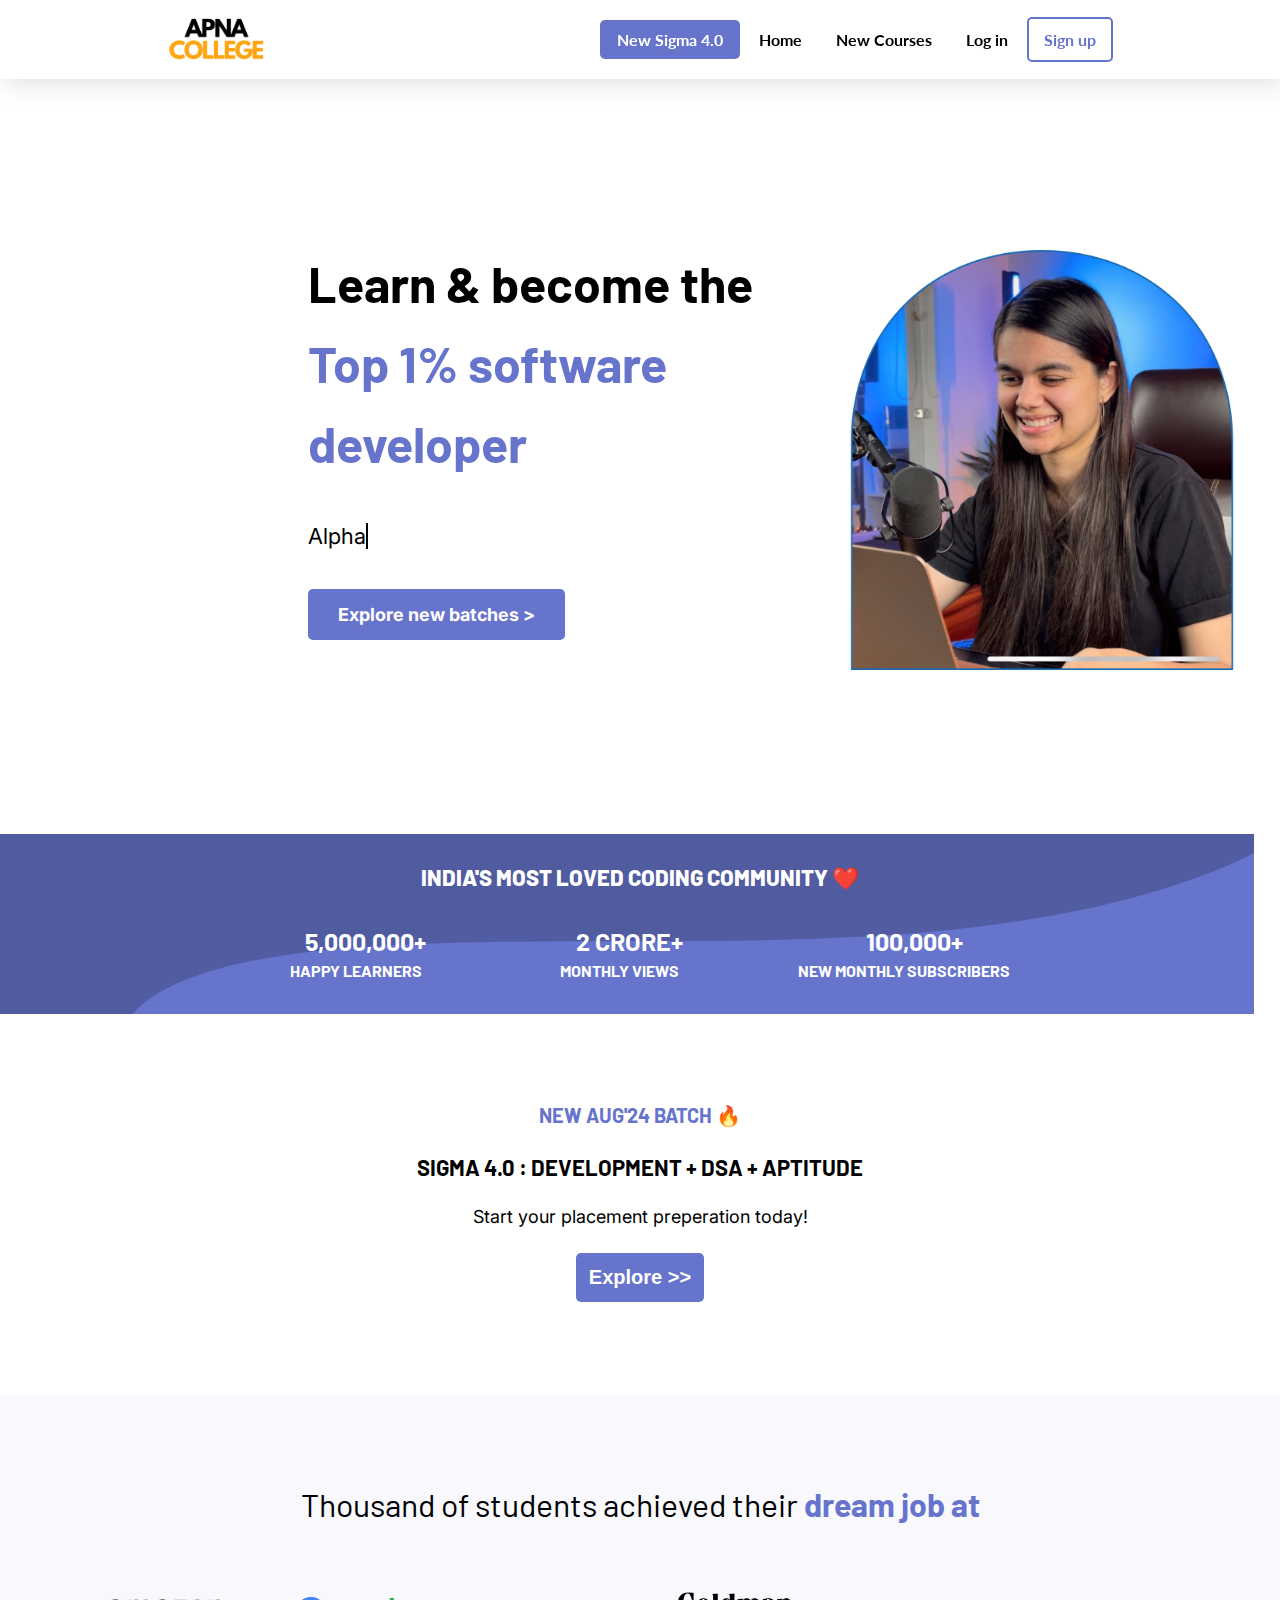
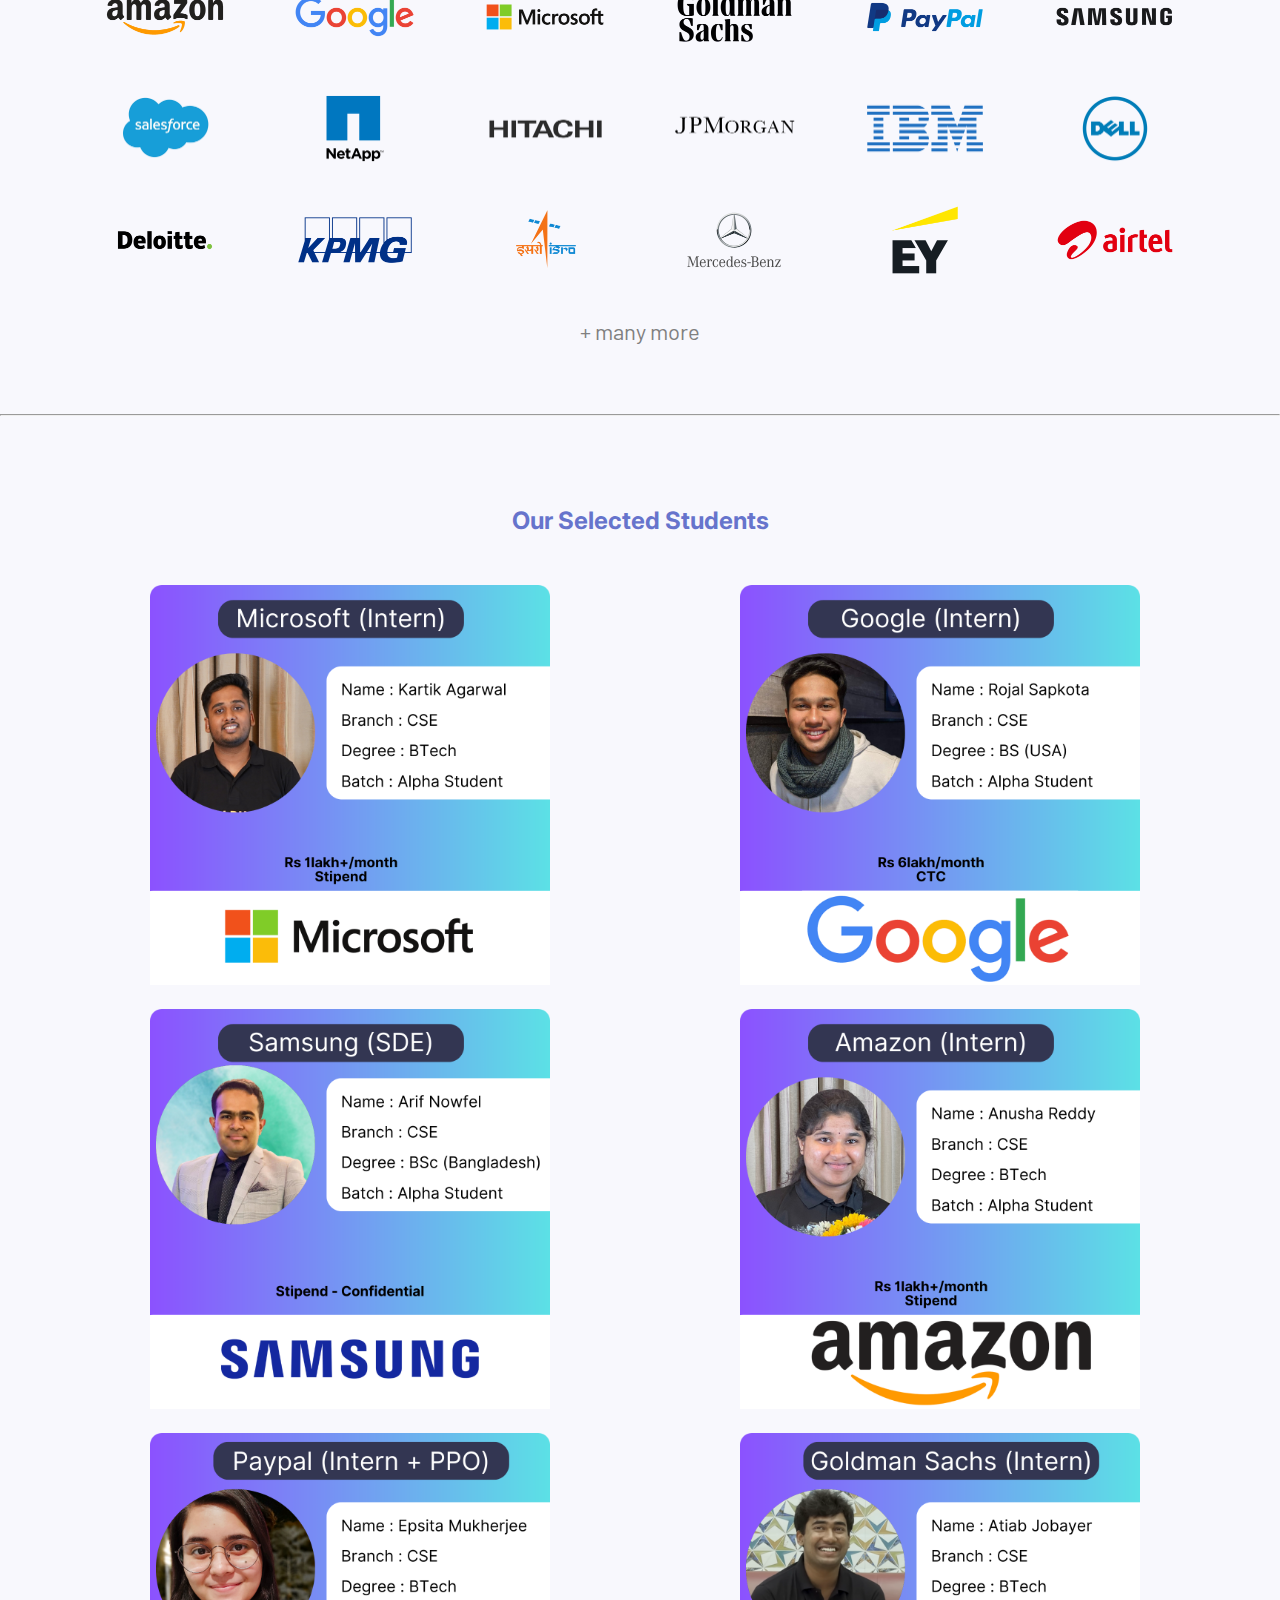
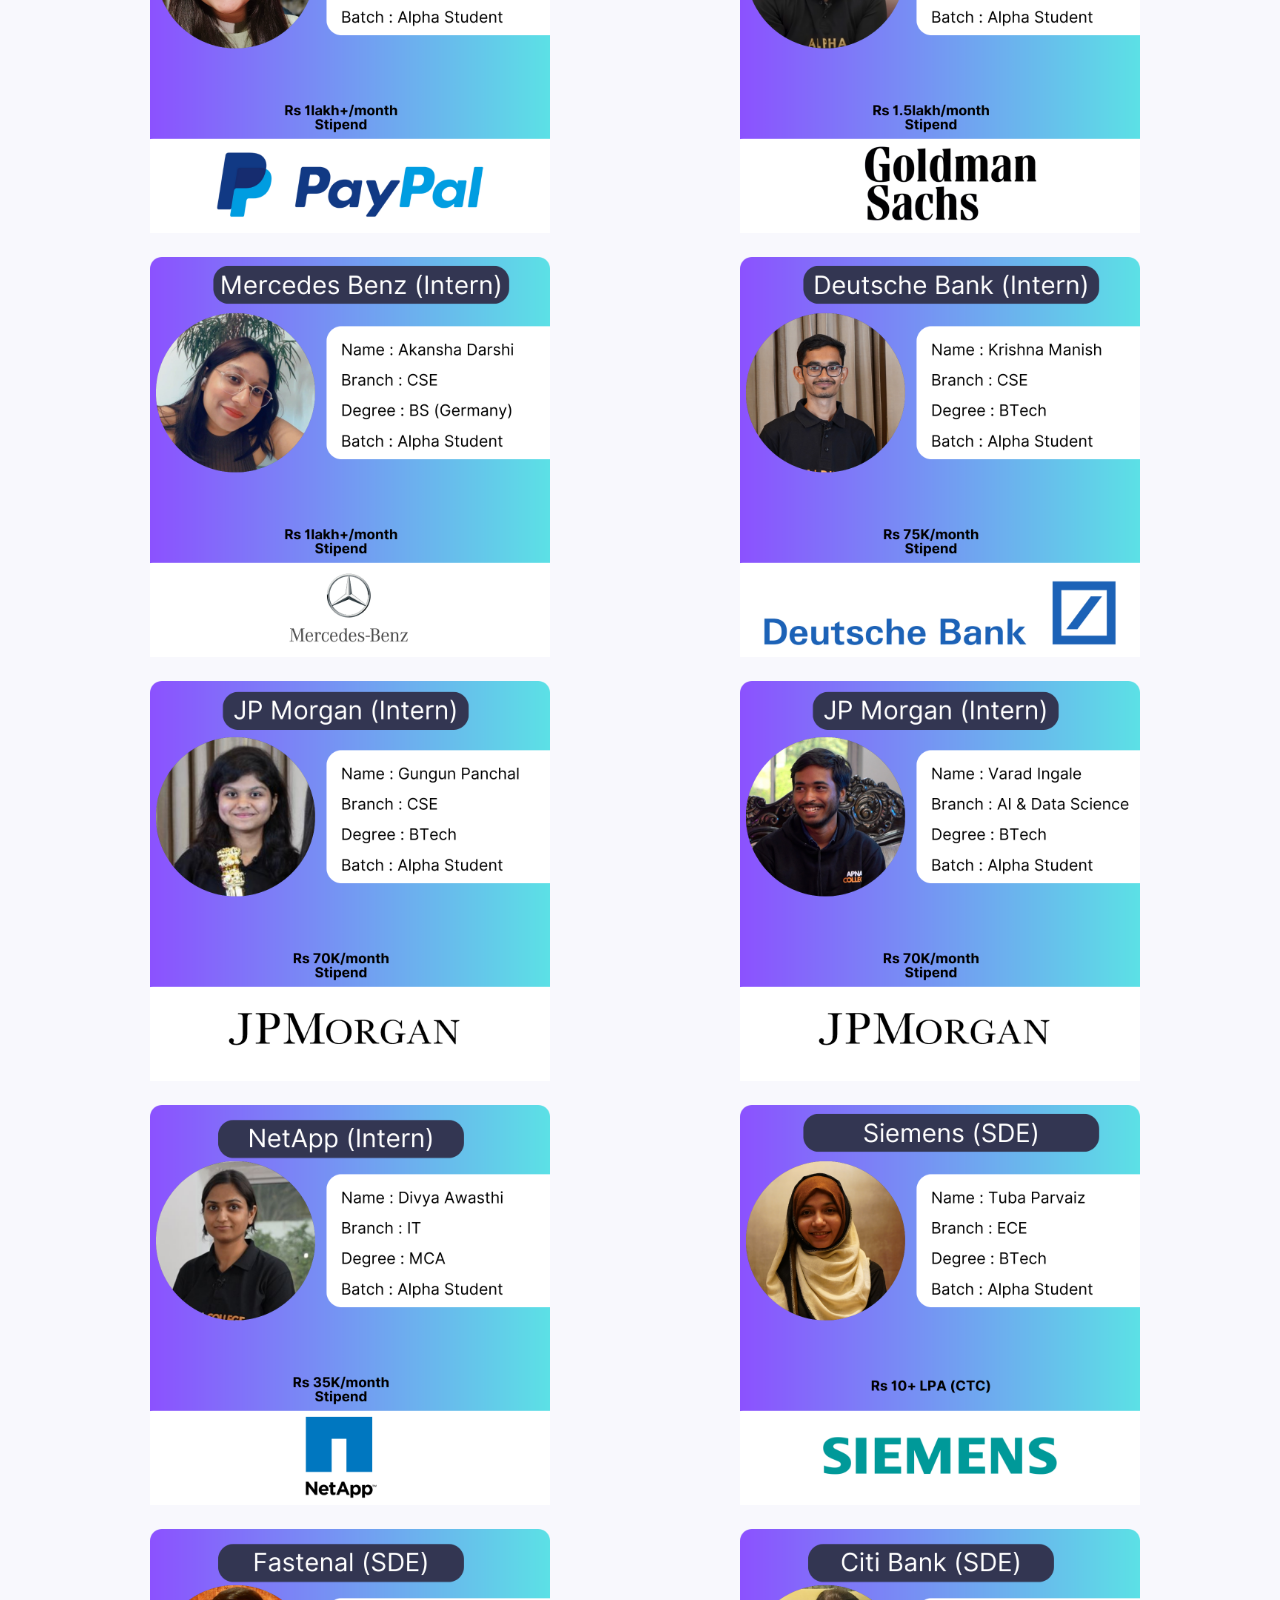
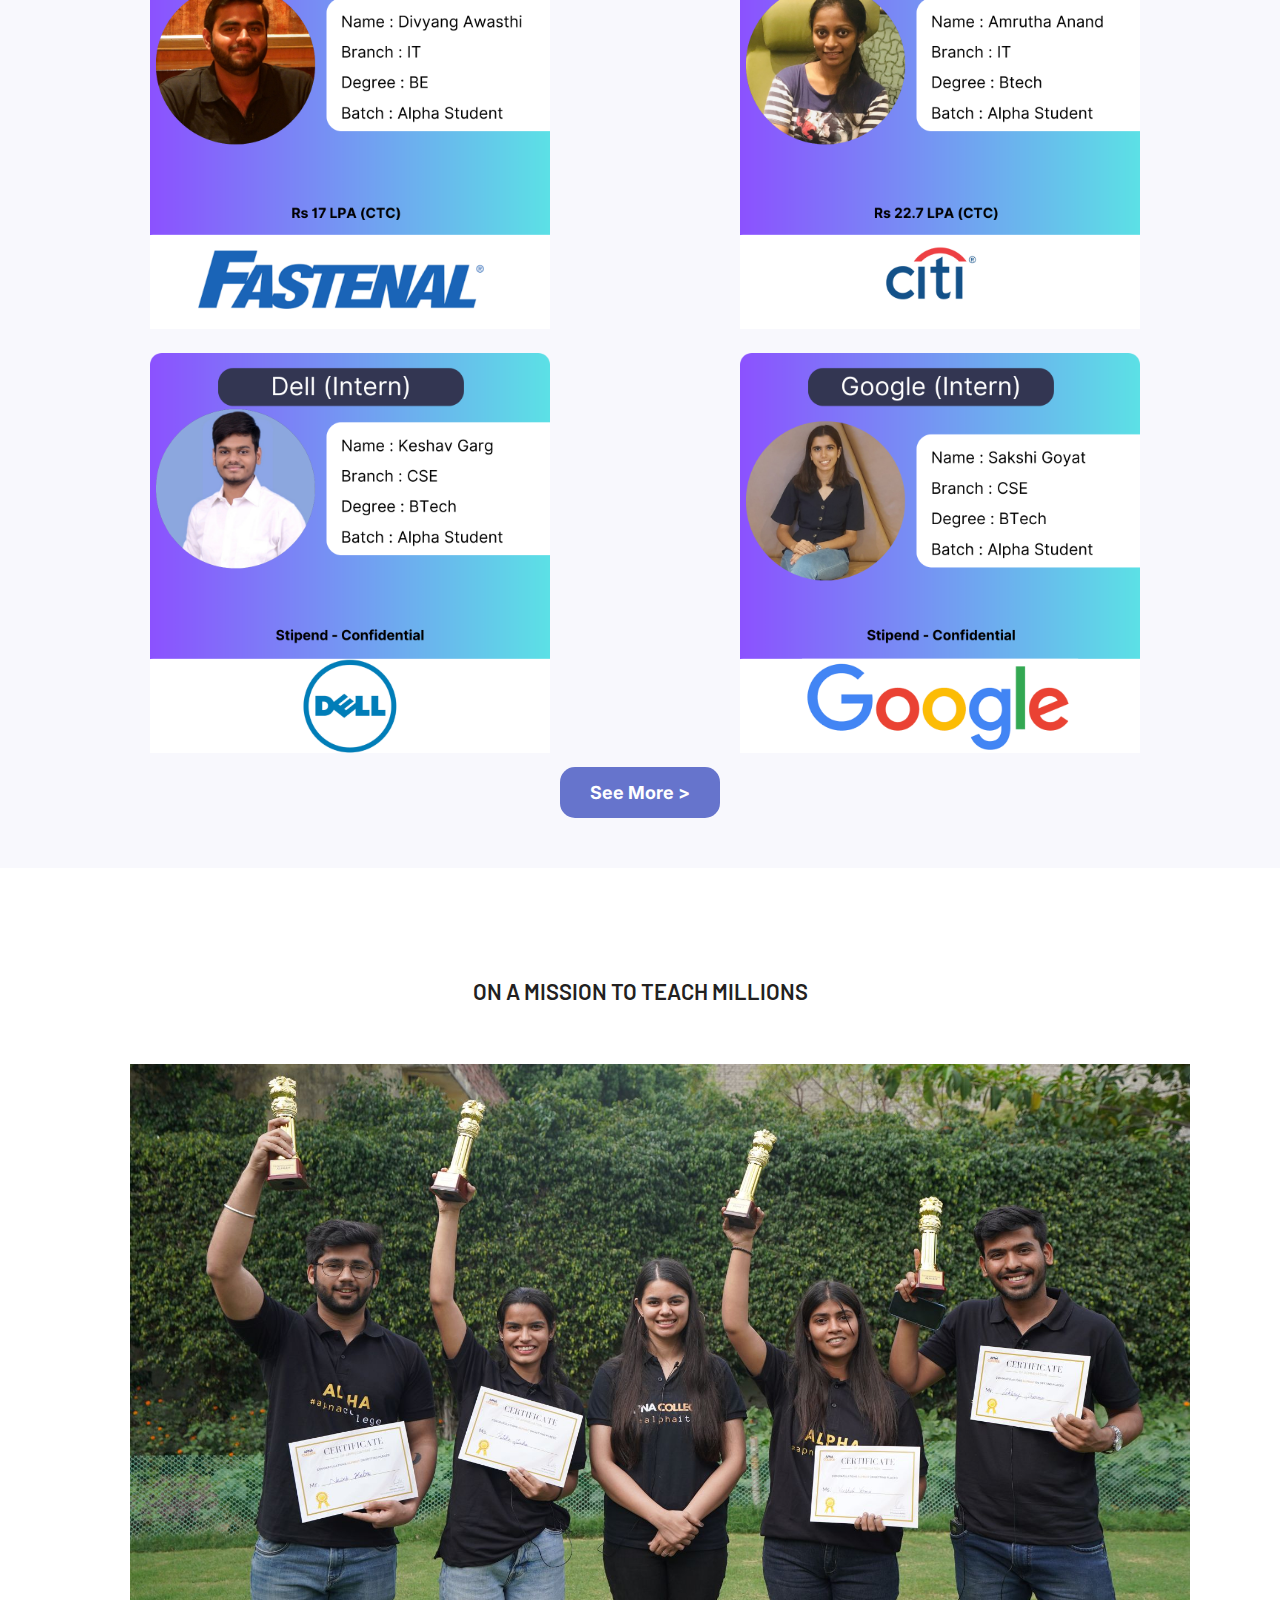
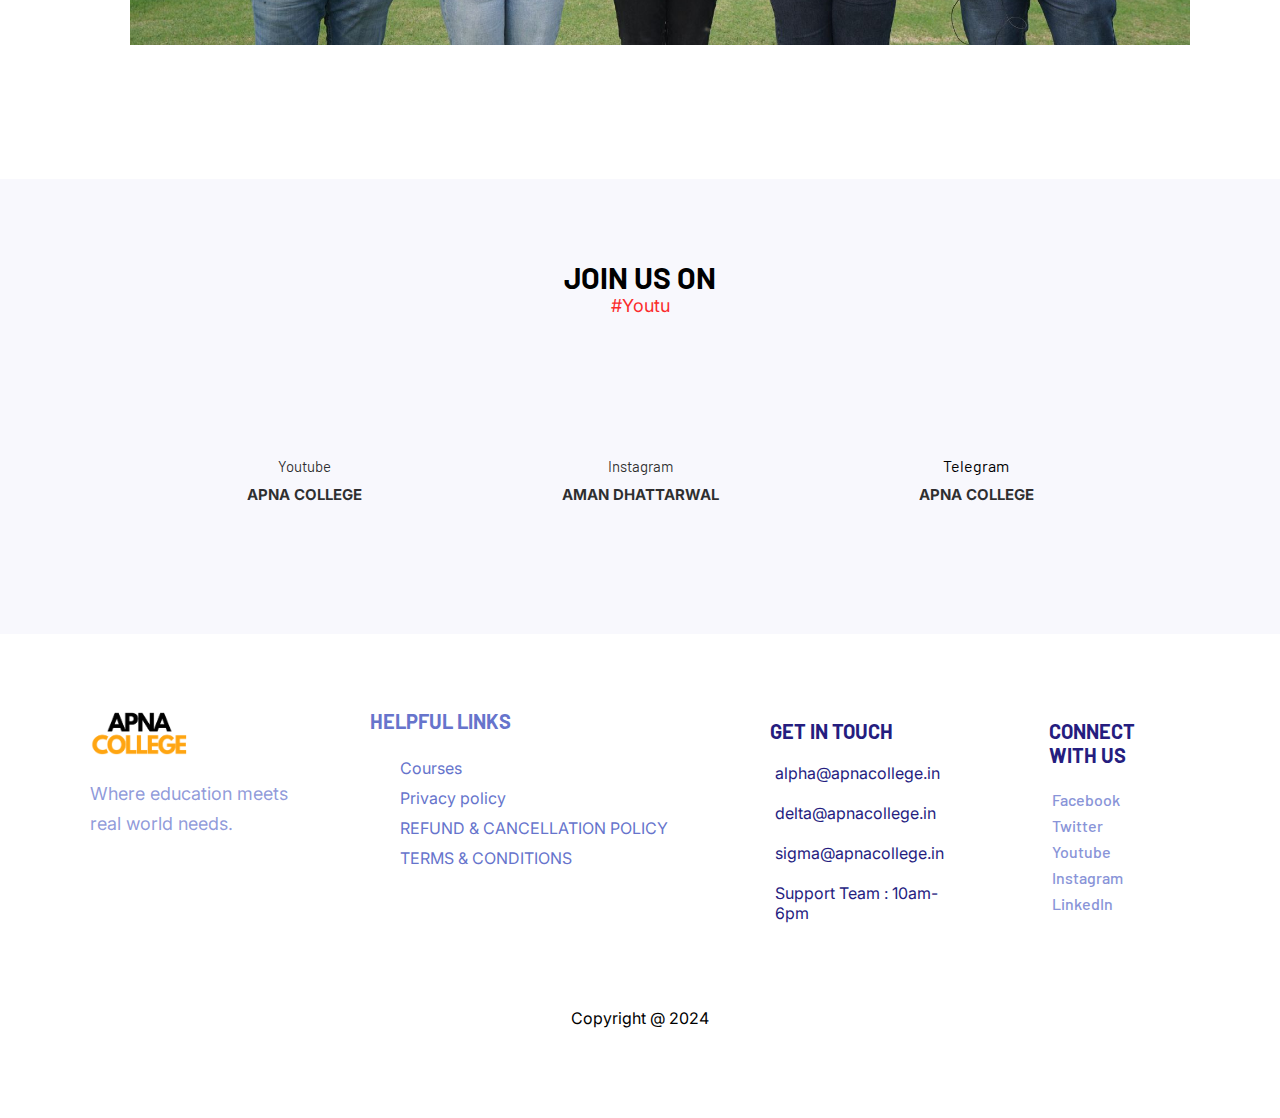
<file: index.html>
<!DOCTYPE html>
<html lang="en">
  <head>
    <meta charset="UTF-8" />
    <meta name="viewport" content="width=device-width, initial-scale=1.0" />
    <link rel="stylesheet" href="style.css" />
    <link rel="preconnect" href="https://fonts.googleapis.com" />
    <link rel="preconnect" href="https://fonts.gstatic.com" crossorigin />
    <link
      href="https://fonts.googleapis.com/css2?family=Barlow:ital,wght@0,100;0,200;0,300;0,400;0,500;0,600;0,700;0,800;0,900;1,100;1,200;1,300;1,400;1,500;1,600;1,700;1,800;1,900&family=Inter:ital,opsz,wght@0,14..32,100..900;1,14..32,100..900&family=Lato:ital,wght@0,100;0,300;0,400;0,700;0,900;1,100;1,300;1,400;1,700;1,900&display=swap"
      rel="stylesheet"
    />
    <link
      rel="stylesheet"
      href="https://cdnjs.cloudflare.com/ajax/libs/font-awesome/6.6.0/css/all.min.css"
      integrity="sha512-Kc323vGBEqzTmouAECnVceyQqyqdsSiqLQISBL29aUW4U/M7pSPA/gEUZQqv1cwx4OnYxTxve5UMg5GT6L4JJg=="
      crossorigin="anonymous"
      referrerpolicy="no-referrer"
    />
    <title>Apna College</title>
  </head>
  <body>
    <nav>
      <div class="logo">
        <img src="logo.png" alt="Apna College" width="100rem" />
      </div>
      <div class="nav-buttons-hide">
        <button class="sigma-button"><a href="index.html">New Sigma 4.0</a></button>
        <button><a href="index.html">Home</a></button>
        <button class="btn-newCrs">New Courses</a></button>
        <button><a href="loginPage.html">Log in</a></button>
        <button class="sign-up"><a href="signUp.html">Sign up</a></button>
        <button class="x-mark"><i class="fa-solid fa-xmark"></i></button>
      </div>
      <div class="hamburger">
        <button><i class="fa-solid fa-bars"></i></button>
      </div>
    </nav>
    <div class="new-courses-hide">
      <ul id="coursesList">
        <li>Sigma 4.0 (Aug Batch)</li>
        <li>Delta 5.0 (Aug Development Batch)</li>
        <li>C++ DSA</li>
      </ul>
    </div>

    <div class="main-body">
      <div class="text">
        <div>
          <h1>Learn & become the</h1>
        </div>
        <div class="voilet-h1">
          <h1>Top 1% software</h1>
          <h1>developer</h1>
        </div>
        <ul>
          <li class="animatedText"></li>
          <li class="verticalBar"></li>
        </ul>
        <div><button>Explore new batches ></button></div>
      </div>
      <div class="img" ><img src="Shradha di.png" width="420px" alt="" /></div>
    </div>
    <div class="purple-bar">
      <svg
        class="learnworlds-divider"
        xmlns="http://www.w3.org/2000/svg"
        viewBox="0 0 1000 407.65"
        preserveAspectRatio="none"
      >
        <path
          class="learnworlds-divider-fill js-learnworlds-divider-fill one"
          d="M751.32 187.47C613 235 462.72 218.9 318.61 225 200.89 230 48.86 251.53 0 407.65h1000V0c-64.23 92.19-152 154.24-248.68 187.47z"
          style="opacity: 0.25"
        ></path>
        <path
          class="learnworlds-divider-fill js-learnworlds-divider-fill two"
          d="M777.61 210.75c-123.72 42.52-258.09 28.11-387 33.57-105.24 4.46-241.2 23.68-284.89 163.33H1000V43.1C942.56 125.54 864.09 181 777.61 210.75z"
        ></path>
      </svg>
    </div>
    <div class="purBar-text">
      <h1>INDIA'S MOST LOVED CODING COMMUNITY <span>❤️</span></h1>
      <div class="community">
        <div class="learners">
          <div class="learnersCount countEmoji">
            <i class="fa-solid fa-users"></i>
            <div class="learnersCountNumber">5,000,000+</div>
          </div>
          <div>HAPPY LEARNERS</div>
        </div>
        <div class="viewers">
          <div class="viewersCount countEmoji">
            <i class="fa-solid fa-hand-holding-heart"></i>
            <div class="viewersCountNumber">2 CRORE+</div>
          </div>
          <div>MONTHLY VIEWS</div>
        </div>
        <div class="subscribers">
          <div class="subscribersCount countEmoji">
            <i class="fa-solid fa-link"></i>
            <div class="subscribersCount">100,000+</div>
          </div>
          <div>NEW MONTHLY SUBSCRIBERS</div>
        </div>
      </div>
    </div>
    <div class="short-summary">
      <h1>NEW AUG'24 BATCH 🔥</h1>
      <h2>SIGMA 4.0 : DEVELOPMENT + DSA + APTITUDE</h2>
      <h3>Start your placement preperation today!</h3>
      <div><button>Explore >></button></div>
    </div>
    <div class="comp-list">
      <div class="heading">
        <span>Thousand of students achieved their <span class="purple">dream job at</span></span>
      </div>
      <div class="companies">
        <ul>
          <li><img src="images/amazon.png" alt="" /></li>
          <li><img src="images/google.png" alt="" /></li>
          <li><img src="images/microsoft.png" alt="" /></li>
          <li><img src="images/goldman.png" alt="" /></li>
          <li><img src="images/paypal.png" alt="" /></li>
          <li><img src="images/samsung.png" alt="" /></li>
        </ul>
      </div>
      <div class="companies">
        <ul>
          <li><img src="images/salesforce.png" alt="" /></li>
          <li><img src="images/netApp.png" alt="" /></li>
          <li><img src="images/hitachi.png" alt="" /></li>
          <li><img src="images/jpmorgan.png" alt="" /></li>
          <li><img src="images/ibm.png" alt="" /></li>
          <li><img src="images/dell.png" alt="" /></li>
        </ul>
      </div>
      <div class="companies">
        <ul>
          <li><img src="images/deloitte.png" alt="" /></li>
          <li><img src="images/kpmg.png" alt="" /></li>
          <li><img src="images/isro.png" alt="" /></li>
          <li><img src="images/mercedes.png" alt="" /></li>
          <li><img src="images/ey.png" alt="" /></li>
          <li><img src="images/airtel.png" alt="" /></li>
        </ul>
      </div>
      <div class="plus-more">+ many more</div>
    </div>
    <hr />
    <div class="selected-students">
      <div class="heading">Our Selected Students</div>
      <div class="students-column">
        <div class="students-images">
          <ul>
            <li><img src="selected students/Kartik.png" alt="" /></li>
            <li><img src="selected students/Arig.png" alt="" /></li>
            <li><img src="selected students/Epsita.png" alt="" /></li>
            <li><img src="selected students/Akansha.png" alt="" /></li>
            <li><img src="selected students/Gungun.png" alt="" /></li>
            <li><img src="selected students/Divya.png" alt="" /></li>
            <li><img src="selected students/Divyang.png" alt="" /></li>
            <li><img src="selected students/Keshav.png" alt="" /></li>
          </ul>
        </div>
        <div class="students-images">
          <ul>
            <li><img src="selected students/Rojal.png" alt="" /></li>
            <li><img src="selected students/Anusha.png" alt="" /></li>
            <li><img src="selected students/Atiab.png" alt="" /></li>
            <li><img src="selected students/Krishna.png" alt="" /></li>
            <li><img src="selected students/Varad.png" alt="" /></li>
            <li><img src="selected students/Tuba.png" alt="" /></li>
            <li><img src="selected students/Amrutha.png" alt="" /></li>
            <li><img src="selected students/Sakshi.png" alt="" /></li>
          </ul>
        </div>
      </div>
      <div>
        <button>See More ></button>
      </div>
    </div>
    <div class="banner-content">
      <div class="banner-text">ON A MISSION TO TEACH MILLIONS</div>
      <div class="banner-image">
        <img src="images/banner-image.jpeg" class="banner-image-tag" alt="" />
      </div>
    </div>
    <div class="social-media">
      <div class="join-container">
        <div class="join">JOIN US ON</div>
        <div class="app-name">#Instagram</div>
      </div>
      <div class="links">
        <div class="youtube">
          <i class="fa-brands fa-youtube"><a href="https://www.youtube.com/c/ApnaCollegeOfficial/featured"></a></i>
          <div>Youtube</div>
          <div>APNA COLLEGE</div>
        </div>
        <div class="instagram">
          <i class="fa-brands fa-instagram"><a href="https://www.instagram.com/amandhattarwal/"></a></i>
          <div>Instagram</div>
          <div>AMAN DHATTARWAL</div>
        </div>
        <div class="telegram">
          <i class="fa-solid fa-paper-plane"><a href="https://t.me/+k4rdgTPwmm5kMGVl"></a></i>
          <div>Telegram</div>
          <div>APNA COLLEGE</div>
        </div>
        </div>
      </div>
    </div>
    <footer>
      <div class="foot-log-des">
        <div><img src="logo.png" class="foot-log-img" width="100px" alt=""></div>
        <div class="description">Where education meets real world needs.</div>
      </div>
      <div class="helpful-links" >
        <h1>HELPFUL LINKS</h1>
        <ul>
          <li><i class="fa fa-angle-right" aria-hidden="true"></i><div>Courses</div></li>
          <li><i class="fa fa-angle-right" aria-hidden="true"></i> <div>Privacy policy</div></li>
          <li><i class="fa fa-angle-right" aria-hidden="true"></i> <div>REFUND &                CANCELLATION POLICY</div></li>
          <li><i class="fa fa-angle-right" aria-hidden="true"></i> <div>TERMS & CONDITIONS</div></li>
        </ul>
      </div>
      <div class="get-in-touch">
        <h1>GET IN TOUCH</h1>
        <div>
          <i class="fa-solid fa-envelope"></i>
          <div>alpha@apnacollege.in</div>
        </div>
        <div>
          <i class="fa-solid fa-envelope"></i>
          <div>delta@apnacollege.in</div>
        </div>
        <div>
          <i class="fa-solid fa-envelope"></i>
          <div>sigma@apnacollege.in</div>
        </div>
        <div>
          <i class="fa-solid fa-user-gear"></i>
          <div>Support Team : 10am-6pm</div>
        </div>
      </div>
      <div class="connect-with-us">
        <h1>CONNECT WITH US</h1>
        <ul>
          <li>
            <a href="">Facebook</a>
            <i class="fa-brands fa-square-facebook"></i>
          </li>
          <li>
            <a href="">Twitter</a>
            <i class="fa-brands fa-square-twitter"></i>
          </li>
          <li>
            <a href="">Youtube</a>
            <i class="fa-brands fa-youtube"></i>
          </li>
          <li>
            <a href="">Instagram</a>
            <i class="fa-brands fa-instagram"></i>
          </li>
          <li>
            <a href="">LinkedIn</a>
            <i class="fa-brands fa-linkedin"></i>
          </li>
        </ul>
      </div>
    </footer>
    <div class="copyright">
      <div>Copyright @ 2024</div>
    </div>
    <script src="index.js"></script>
  </body>
</html>
</file>
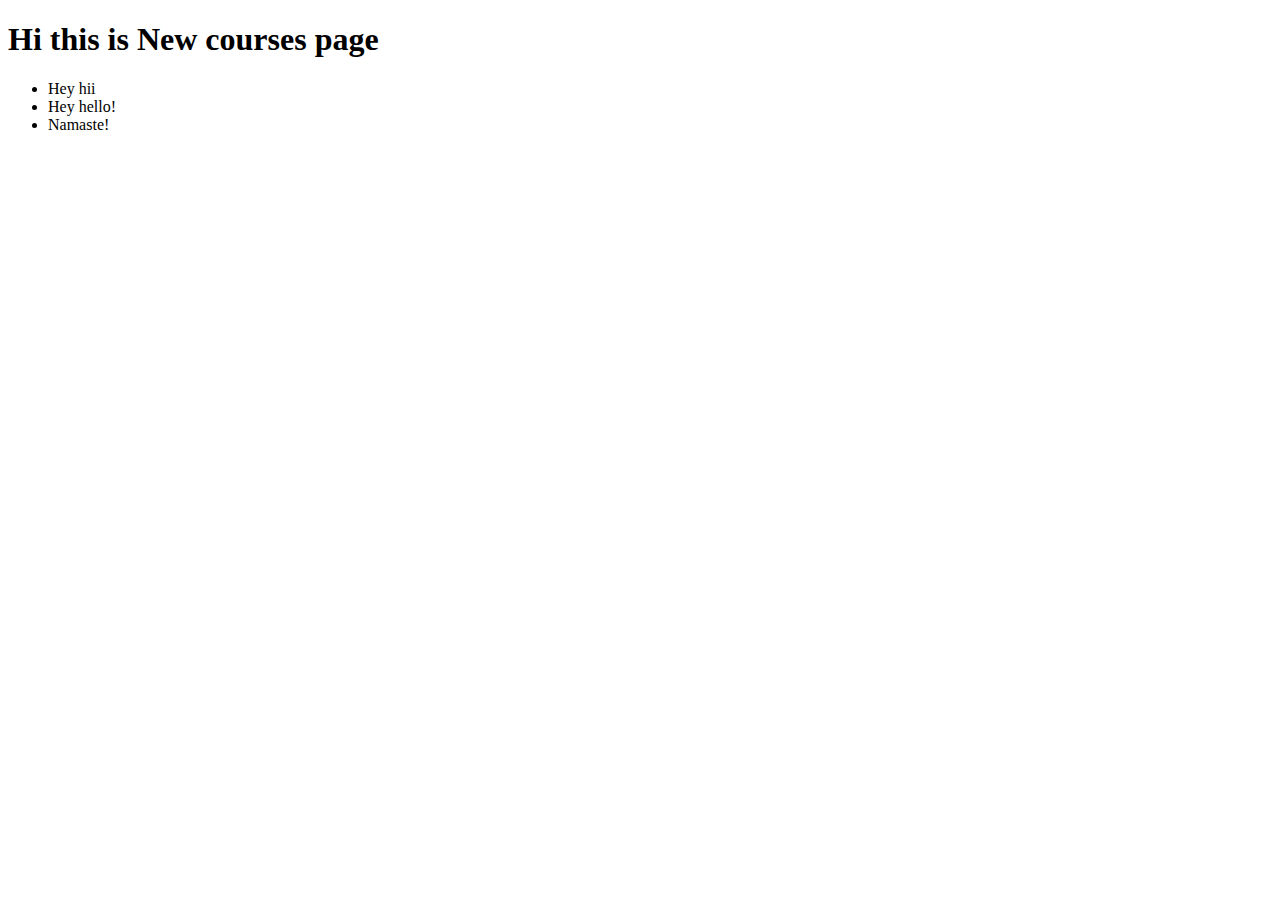
<file: index2.html>
<!DOCTYPE html>
<html lang="en">
  <head>
    <meta charset="UTF-8" />
    <meta name="viewport" content="width=device-width, initial-scale=1.0" />
    <title>Document</title>
  </head>
  <body>
    <h1>Hi this is New courses page</h1>
    <ul >
      <li class="jagadeesh">
        Hey hii
      </li>
      <li>
        Hey hello!

      </li>
      <li>
        Namaste!
      </li>
    </ul>
    <script src="index.js"></script>
  </body>
</html>
</file>
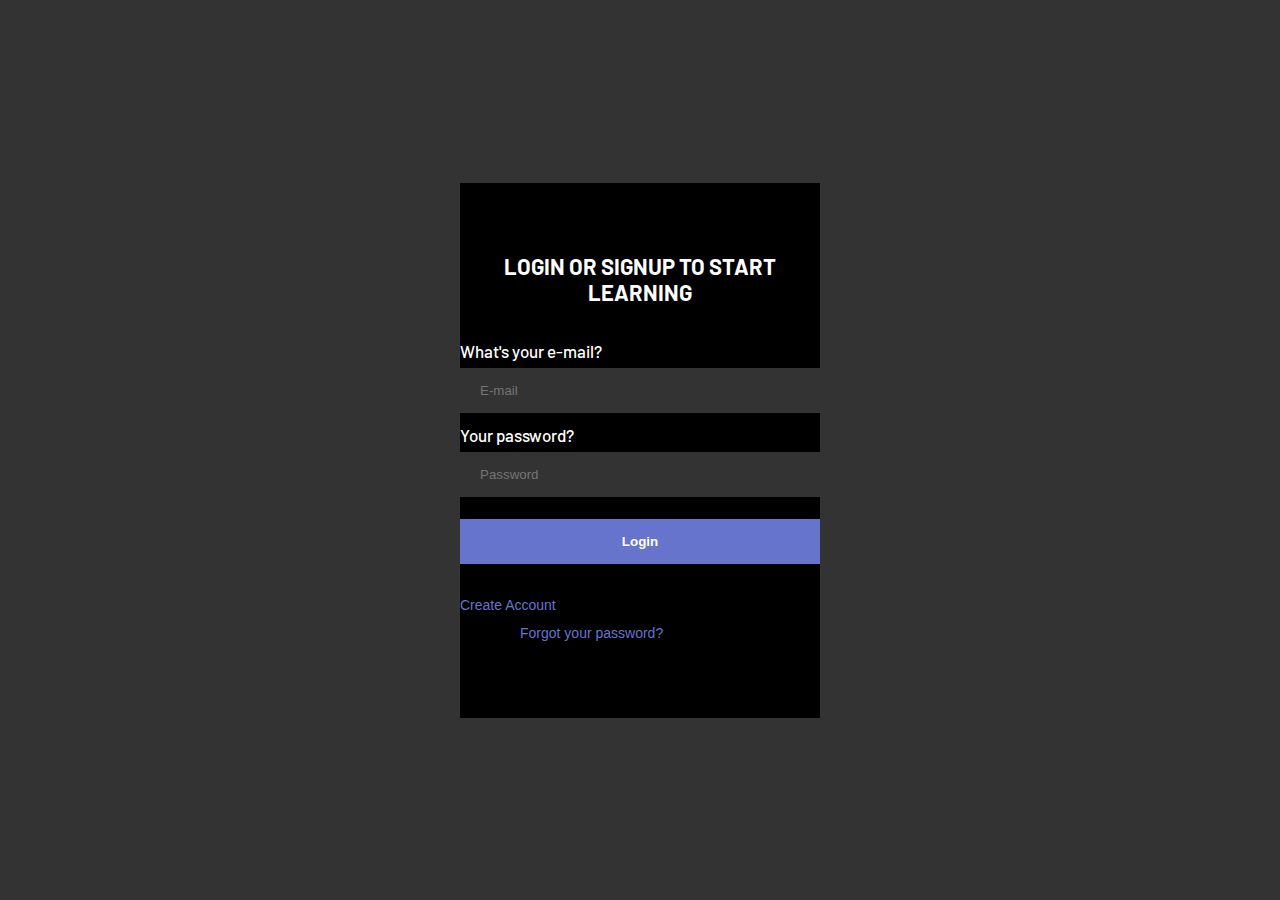
<file: loginPage.html>
<!DOCTYPE html>
<html lang="en">
  <head>
    <meta charset="UTF-8" />
    <meta name="viewport" content="width=device-width, initial-scale=1.0" />
    <link rel="stylesheet" href="loginPage.css" />
    <link rel="preconnect" href="https://fonts.googleapis.com" />
    <link rel="preconnect" href="https://fonts.gstatic.com" crossorigin />
    <link
      href="https://fonts.googleapis.com/css2?family=Barlow:ital,wght@0,100;0,200;0,300;0,400;0,500;0,600;0,700;0,800;0,900;1,100;1,200;1,300;1,400;1,500;1,600;1,700;1,800;1,900&family=Inter:ital,opsz,wght@0,14..32,100..900;1,14..32,100..900&family=Lato:ital,wght@0,100;0,300;0,400;0,700;0,900;1,100;1,300;1,400;1,700;1,900&display=swap"
      rel="stylesheet"
    />
    <link
      rel="stylesheet"
      href="https://cdnjs.cloudflare.com/ajax/libs/font-awesome/6.6.0/css/all.min.css"
      integrity="sha512-Kc323vGBEqzTmouAECnVceyQqyqdsSiqLQISBL29aUW4U/M7pSPA/gEUZQqv1cwx4OnYxTxve5UMg5GT6L4JJg=="
      crossorigin="anonymous"
      referrerpolicy="no-referrer"
    />
    <title>Login</title>
  </head>
  <body>
    
    <div class="login-page">
      <form action="submit">
        <button class="x-mark cancel"><i class="fa-solid fa-xmark"></i></button>
        <h1>LOGIN OR SIGNUP TO START LEARNING</h1>
        <div class="email">
          <label for="e-mail">What's your e-mail?</label>
          <br />
          <input type="email" id="e-mail" required placeholder="E-mail" />
        </div>
        <div class="password">
          <label for="password">Your password?</label>
          <br />
          <input
            type="password"
            id="password"
            required
            placeholder="Password"
          />
        </div>
        <button class="loginBtn">Login</button>
        <div class="lowerBtns">
          <button class="crtActBtn">Create Account</button>
          <button class="forgotBtn">Forgot your password?</button>
        </div>
      </form>
    </div>
  </body>
</html>
</file>
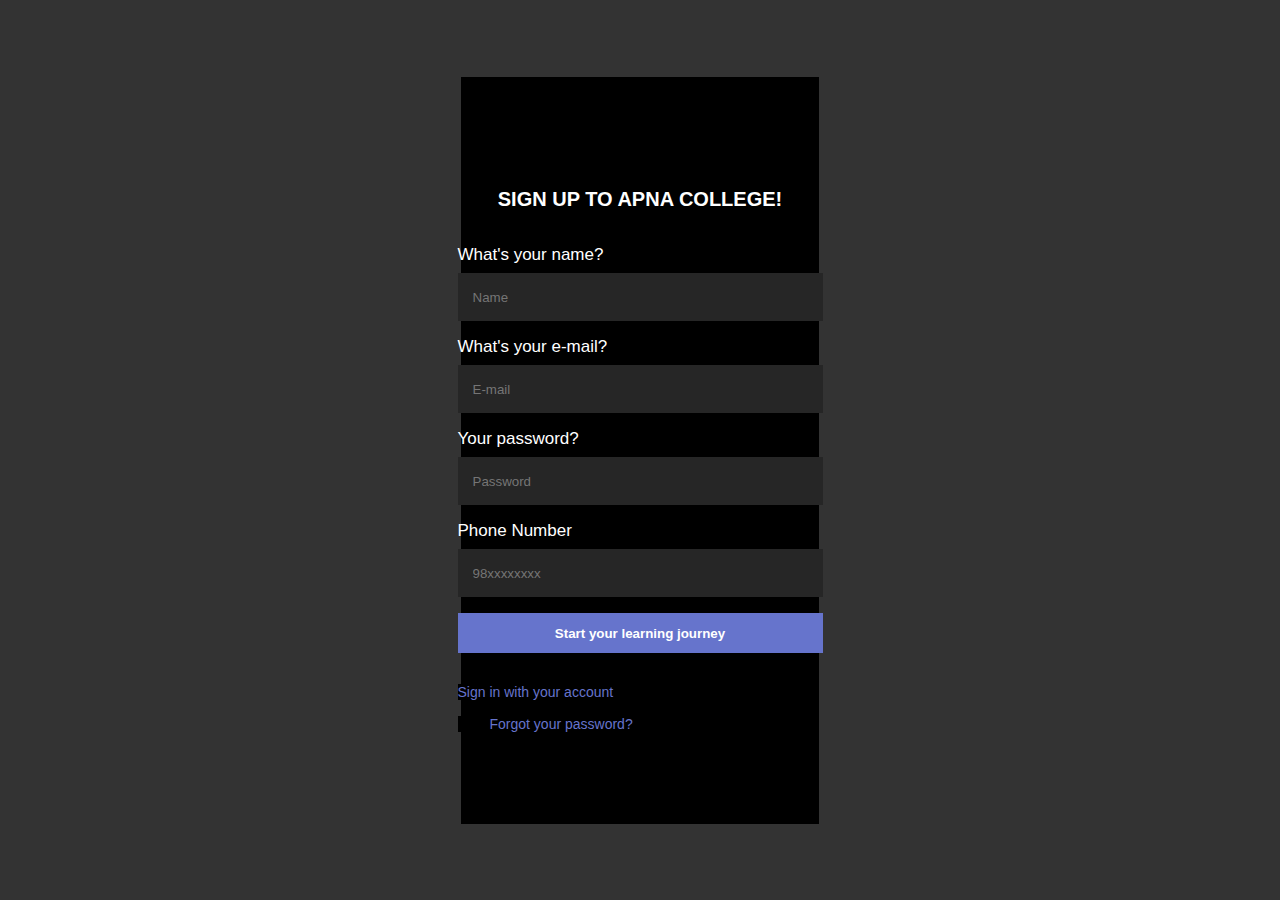
<file: signUp.html>
<!DOCTYPE html>
<html lang="en">
<head>
  <meta charset="UTF-8">
  <meta name="viewport" content="width=device-width, initial-scale=1.0">
  <link rel="stylesheet" href="signUp.css">
  <title>Sign up</title>
</head>
<body>
  <div class="signUp-page">
    <form action="submit">
      <button class="x-mark cancel"><i class="fa-solid fa-xmark"></i></button>
      <h1>SIGN UP TO APNA COLLEGE!</h1>
      <div class="password">
        <label for="name">What's your name?</label>
        <br>
        <input type="text" id="name" required placeholder="Name">
      </div>
      <div class="email">
        <label for="e-mail">What's your e-mail?</label>
        <br>
        <input type="email" id="e-mail" required placeholder="E-mail">
      </div>
      <div class="password">
        <label for="password">Your password?</label>
        <br>
        <input type="password" id="password" required placeholder="Password">
      </div>
      <div class="pNumber">
        <label for="pNumber">Phone Number</label>
        <br>
        <input type="text" id="pNumber" required placeholder="98xxxxxxxx">
      </div>
      <button class="loginBtn">Start your learning journey</button>
      <div class="lowerBtns">
        <button class="crtActBtn">Sign in with your account</button>
        <button class="forgotBtn">Forgot your password?</button>
      </div>
    </form>
  </div>
    
  </div>
</body>
</html>
</file>
<file: style.css>
* {
  margin: 0;
  padding: 0;
}

nav {
  display: flex;
  justify-content: space-around;
  align-items: center;
  padding: 7px 0px;
  box-shadow: 5px 0px 30px rgba(0, 0, 0, 0.174);
  position: sticky;
  top: 0;
  background-color: white;
  z-index: 1;
}

.nav-buttons-hide button {
  background-color: white;
  border: none;
  padding: 11px 15px;
  margin: 10px 0px;
  border-radius: 5px;
  font-size: 16px;
  font-family: "Lato", sans-serif;
  font-weight: 700;
  font-style: normal;
}

.nav-buttons-hide button a {
  color: black;
  text-decoration: none;
}

nav div {
  margin: 0 -45px;
}

.nav-buttons-hide .sigma-button {
  padding: 10px 17px;
  background-color: #6674cc;
  color: white;
  /* padding: 10px 10px; */
}

.nav-buttons-hide .sigma-button a {
  color: white;
}

.nav-buttons-hide .sign-up {
  border: 2px solid #6674cc;
  color: #6674cc;
}

.hamburger{
  display: none;
}

.nav-buttons-hide .sign-up a {
  color: #6674cc;
}

.new-courses ul li {
  padding: 10px 20px;
  font-size: 16px;
  font-family: "Lato", sans-serif;
  font-weight: 700;
  font-style: normal;
}

.new-courses ul {
  list-style: none;
  background-color: white;
  padding: 5px 0px;
  width: 19vw;
  box-shadow: 0px 0px 10px 1px rgba(0, 0, 0, 0.07);
}

.new-courses-hide {
  display: none;
}

.coursesList {
  position: sticky;
}

.new-courses {
  background-color: red;
  display: block;
  z-index: 1;
  top: 55px;
  left: 920px;
  position: absolute;
  justify-content: end;
  list-style: none;
}

.new-courses-hide {
  display: none;
}

.sigma-button,
.btn-newCrs:hover {
  cursor: pointer;
}

.main-body {
  position: relative;
  left: 140px;
  /* top: 100px; */
  display: flex;
  justify-content: space-around;
  justify-self: center;
  align-items: center;
  width: 80vw;
  height: 85vh;
}

.text div {
  /* padding-bottom: 20px; */
}

.text div h1 {
  font-family: "Barlow", sans-serif;
  font-weight: 700;
  font-style: normal;
  font-size: 50px;
  padding: 10px 0px;
}

.text ul {
  list-style: none;
}

.text ul {
  display: flex;
}

.text ul li {
  font-family: "Inter", sans-serif;
  font-weight: 400;
  font-size: 22px;
  margin-top: 40px;
}

.verticalBar {
  border-left: 2px solid black;
}

.text .voilet-h1 {
  color: #6674cc;
}

.text div button {
  border: none;
  background-color: #6674cc;
  padding: 15px 30px;
  margin: 40px 0px;
  border-radius: 5px;
  color: white;
  font-family: "Inter", sans-serif;
  font-weight: 700;
  font-size: 18px;
}

.purBar-text {
  display: flex;
  justify-content: center;
  align-items: center;
  flex-direction: column;
  position: relative;
  top: -160px;
  color: white;
}

.purple-bar {
  position: relative;
  top: -10px;
  width: 98vw;
  height: 180px;
  background-size: contain;
  color: #6674cc;
  background-color: #505ba0;
}

.community {
  display: flex;
  justify-content: center;
  align-items: center;
}

.learners,
.viewers,
.subscribers {
  display: flex;
  justify-content: center;
  align-items: center;
  flex-direction: column;
  padding: 30px 50px;
}

.learnersCount,
.viewersCount,
.subscribersCount {
  font-size: 25px;
  padding: 5px;
}

.learnersCount,
.viewersCount,
.subscribersCount {
  display: flex;
  justify-content: center;
  align-items: center;
}

.countEmoji * {
  padding: 0 10px;
}

.purple-bar svg {
  height: 100%;
  width: 100%;
}

.one {
  fill: #5561ab;
  z-index: 1;
}

.two {
  fill: #6674cc;
}

.purBar-text {
  font-size: 7pxpx;
  font-family: "Barlow", sans-serif;
  /* color: white; */
  font-weight: 700;
}

.purBar-text h1 {
  font-size: 22px;
  font-weight: 800;
}

.short-summary {
  display: flex;
  flex-direction: column;
  justify-content: center;
  align-items: center;
  padding: 0 50px;
  margin: 0 30px;
  position: relative;
  top: -80px;
}

.short-summary * {
  padding: 13px;
}

.short-summary div button {
  border: none;
  background-color: #6674cc;
  border-radius: 5px;
  color: white;
  font-weight: 700;
  font-size: 20px;
}

.short-summary h1 {
  font-family: "Barlow", sans-serif;
  font-size: 20px;
  color: #6674cc;
}
.short-summary h2 {
  font-family: "Barlow", sans-serif;
  font-size: 22px;
}
.short-summary h3 {
  font-weight: 400;
  font-size: 18px;
  font-family: "Inter", sans-serif;
}

.heading {
  display: flex;
  font-size: 32px;
  font-family: "Barlow", sans-serif;
  padding: 40px;
}

.heading .purple {
  font-weight: 700;
  color: #6674cc;
}

.comp-list {
  display: flex;
  justify-content: center;
  flex-direction: column;
  align-items: center;
  background-color: #f8f8fd;
  padding: 50px;
}
.companies ul {
  list-style: none;
}

.companies ul li img {
  width: 120px;
  padding: 20px 35px;
}

.companies ul {
  display: flex;
}

.plus-more {
  font-family: "Barlow", sans-serif;
  font-size: 22px;
  padding: 20px;
  color: gray;
}

.selected-students {
  background-color: #f8f8fd;
  display: flex;
  flex-direction: column;
  justify-content: center;
  align-items: center;
  padding: 50px;
}

.students-column {
  display: flex;
  justify-content: center;
  align-items: center;
  /* flex-direction: column; */
}

.students-images ul {
  list-style: none;
}

.students-images ul img {
  width: 400px;
  padding: 10px 100px;
}

.selected-students .heading {
  color: #6674cc;
  font-family: "Inter", sans-serif;
  font-weight: 700;
  font-size: 24px;
}

.selected-students div button {
  border: none;
  padding: 15px 30px;
  background-color: #6674cc;
  font-family: "Inter", sans-serif;
  font-weight: 700;
  font-size: 18px;
  color: white;
  border-radius: 15px;
}

.banner-content {
  display: flex;
  justify-content: center;
  align-items: center;
  flex-direction: column;
  padding: 90px;
}
.bannbanner-image img {
  width: 1100px;
}

.banner-content * {
  padding: 20px;
}

img {
  max-width: 100%;
  max-height: 100%;
}

.banner-text {
  font-family: "Barlow", sans-serif;
  font-weight: 600;
  font-size: 22px;
  color: rgb(34, 33, 33);
}

.social-media {
  display: flex;
  flex-direction: column;
  justify-content: center;
  align-items: center;
  background-color: #f8f8fd;
  padding-top: 80px;
}

.social-media .links {
  display: flex;
  justify-content: center;
  align-items: center;
  margin: 30px;
}

.links .youtube,
.instagram,
.telegram :nth-child(3) {
  font-family: "Inter", sans-serif;
  font-weight: 700;
  font-size: 15px;
  color: rgba(0, 0, 0, 0.821);
}
.links .youtube :nth-child(2) {
  padding: 10px;

  font-family: "Barlow", sans-serif;
  font-weight: 400;
}
.links .instagram :nth-child(2) {
  padding: 10px;
  font-family: "Barlow", sans-serif;
  font-weight: 400;
}
.links .telegram :nth-child(2) {
  padding: 10px;
  font-family: "Barlow", sans-serif;
  font-weight: 400;
}

.join-container {
  display: flex;
  flex-direction: column;
  justify-content: center;
  align-items: center;
}

.social-media div .app-name {
  font-family: "Inter", sans-serif;
  font-size: 18px;
  color: rgb(251, 44, 44);
}
.social-media div .join {
  font-family: "Barlow", sans-serif;
  font-weight: 700;
  font-size: 30px;
}

.links div i {
  font-size: 40px;
}

.links .youtube i {
  color: red;
}

.links .instagram i {
  color: #ec1e63;
}

.links .telegram i {
  color: #03a9f4;
}

.links > div {
  padding: 100px;
}

.social-media .links div {
  display: flex;
  justify-content: center;
  align-items: center;
  flex-direction: column;
}

footer > * {
  padding: 25px 40px;
}

footer {
  display: flex;
  justify-content: center;
  padding: 50px;
}

.helpful-links > * {
  padding: 20px 0;
}

.helpful-links h1 {
  font-family: "Barlow", sans-serif;
  color: #6674cc;
  font-size: 20px;
  padding: 0px;
}

.helpful-links ul {
  list-style: none;
  color: #6674cc;
}

.helpful-links ul li {
  display: flex;
  font-family: "Inter", sans-serif;
  padding: 5px;
  font-weight: 400;
}

.helpful-links ul li div {
  padding-left: 25px;
}

.helpful-links ul :nth-child(3) {
  width: 300px;
}

.helpful-links .links div {
  padding: 100px 150px;
}

.helpful-links .links {
  width: 100%;
}

.helpful-links ul li i {
  font-weight: 900;
  font-size: 13px;
}

.foot-log-img {
  padding-bottom: 20px;
}

.foot-log-des .description {
  color: #6674ccb9;
  font-family: "Inter", sans-serif;
  font-size: 18px;
  line-height: 30px;
  width: 200px;
}

.get-in-touch > * {
  padding: 10px;
}

.get-in-touch div {
  display: flex;
}

.get-in-touch {
  color: #251d7f;
}

.get-in-touch div div {
  padding: 0px 5px;
  font-family: "Inter", sans-serif;
}

.connect-with-us ul {
  list-style: none;
}

.connect-with-us li a {
  text-decoration: none;
  font-size: 16px;
}

.connect-with-us li {
  padding: 3px;
}

.get-in-touch h1 {
  font-family: "Barlow", sans-serif;
  font-size: 20px;
}

.connect-with-us > * {
  padding: 10px;
}

.connect-with-us h1 {
  font-family: "Barlow", sans-serif;
  font-size: 20px;
}

.connect-with-us a {
  font-family: "Barlow", sans-serif;
  font-weight: 500;
  color: #8994d8;
}

.connect-with-us i {
  color: #8994d8;
}

.connect-with-us h1 {
  color: #251d7f;
}

.copyright {
  display: flex;
  justify-content: center;
  align-items: center;
  margin-bottom: 30px;
  padding-bottom: 60px;
  font-family: "Inter", sans-serif;
}

.bannbanner-image {
  width: 1100px;
}
.x-mark {
  display: none;
}
@media (max-width: 1200px) {
  .main-body {
    display: flex;
    flex-direction: column;
  }

  .companies ul {
    display: flex;
    flex-direction: column;
  }

  .students-images ul {
    display: flex;
    flex-direction: column;
  }
  .students-column {
    display: flex;
    flex-direction: column;
  }

  .bannbanner-image img {
    width: 50vw;
  }
  .bannbanner-image {
    max-width: 20%;
  }

  footer {
    display: flex;
    flex-direction: column;
  }

  .main-body {
    position: relative;
    left: 0px;
  }
  .students-images ul img {
    width: 400px;
    padding: 0px;
  }
  body {
    position: relative;
    /* left: 10px; */
  }

  /* .nav-buttons-unhide{
    display: flex;
    flex-direction: column;
    justify-content: center;
    align-items: center;
    position: absolute;
    top: 0px;
    background-color: white;
    width: 110vw;
    color: blue;
    height: 110vh;
    z-index: 1;
  } */

  .x-mark {
    display: block;
    position: absolute;
    top: 0;
    right: 0;
    background-color: white;
    border: none;
  }
  .x-mark i {
    font-size: 50px;
    background-color: white;
    color: #b4b4b4;
  }

  nav {
    display: flex;
    justify-content: space-around;
    align-items: center;
  }

  .hamburger {
    display: block;
    /* display: none; */
  }

  .hamburger button i {
    font-size: 40px;
    background-color: white;
    padding-left: 146px;
  }

  .hamburger button {
    border: none;
  }


  .nav-buttons-hide {
    /* display: none; */
    height: 110vh;
    width: 100vw;
    padding: 10px;
    display: flex;
    justify-content: center;
    align-items: center;
    flex-direction: column;
    border: 2px solid black;
    position: absolute;
    top: -300vh;
    background-color: white;
  }
  .nav-buttons {
    /* display: none; */
    height: 110vh;
    width: 100vw;
    padding: 10px;
    display: flex;
    justify-content: center;
    align-items: center;
    flex-direction: column;
    border: 2px solid black;
    position: absolute;
    top: 0vh;
    bottom: 0;
    background-color: white;
  }

  .nav-buttons button {
    margin: 0;
    padding: 8px 15px;
    color: #6674cc;
    font-size: 15px;
    border: none;
    background-color: white;
    text-decoration: none;
  }

  .nav-buttons button a {
    color: #6674cc;
    text-decoration: none;
  }

  .nav-buttons .sigma-button {
    background-color: white;
    border: none;
    text-decoration: none;
  }
  .nav-buttons .sigma-button a {
    color: #6674cc;
    text-decoration: none;
  }
  .nav-buttons .sign-up {
    border: none;
    color: #6674cc;
  }
  nav {
    height: 7vh;
    position: sticky;
  }
  .logo {
    display: flex;
    justify-content: space-between;
    align-items: center;
  }
  img {
    max-width: 100%;
    max-height: 100%;
  }
  .img {
    width: 270px;
  }
  .bannbanner-image img {
    width: 100px;
  }
  .main-body {
    width: 90vw;
    padding: 50px 25px;
  }
  .text div h1 {
    font-size: 40px;
  }
  .text ul li {
    font-size: 18px;
  }
  .text div button {
    margin: 20px 0;
    padding: 15px 15px;
  }
  .text ul li {
    margin-top: 26px;
  }
  .purple-bar svg {
    height: 100%;
    width: 100%;
  }
  .purple-bar {
    height: 370px;
    width: 100vw;
  }

  .purBar-text {
    display: flex;
    flex-direction: column;
    justify-content: center;
    align-items: center;
    position: relative;
    top: -336px;
  }

  .community {
    display: flex;
    flex-direction: column;
    /* max-width: 20px; */
  }

  .purBar-text h1 {
    font-size: 18px;
    font-weight: 700;
  }
  .learnersCount,
  .viewersCount,
  .subscribersCount {
    font-size: 18px;
    font-weight: 600;
    padding: 5px;
  }
  .learners,
  .viewers,
  .subscribers {
    padding: 15px 50px;
  }
  /* .short-summary {
    display: flex;
    justify-content: center;
    align-items: center;
    padding: 0;
    margin: 0;
    width: 80vw;
    text-align: center;
  } */
  .short-summary {
  }

  .short-summary h3 {
    width: 90vw;
    padding-left: 40px;
  }

  .short-summary h2 {
    font-size: 17px;
    width: 80vw;
    text-align: center;
  }
  .short-summary h1 {
    font-size: 14px;
  }
  .short-summary div button {
    font-size: 16px;
    padding: 15px 20px;
  }
  .social-media {
    display: flex;
    justify-content: center;
    align-items: center;
    text-align: center;
  }
  .links > div {
    padding: 0px;
  }
  footer {
    padding: 10px 0;
  }
  footer > * {
    padding: 0px 20px;
  }
  .foot-log-des .description {
    font-size: 14px;
    width: 80vw;
  }
  .heading {
    font-size: 25px;
    text-align: center;
    width: 80vw;
  }
  .comp-list {
    padding: 0;
  }
  .companies ul {
    display: grid;
    grid-template-columns: auto auto;
  }
  .companies ul li img {
    width: 130px;
    padding: 0px 30px;
  }
  .bannbanner-image {
    max-width: 100%;
    max-height: 100%;
  }
  .bannbanner-image {
    width: 300px;
  }
  .banner-text {
    font-size: 18px;
    font-weight: 700;
    width: 80vw;
    text-align: center;
  }
  .students-images ul img {
    padding-top: 30px;
  }
  .selected-students div button {
    position: relative;
    top: 25px;
  }
  .banner-content {
    padding: 30px 0;
    margin-top: 65px;
  }
  .banner-content * {
    padding: 14px 0;
  }
  .banner-image-tag {
    width: 90vw;
    padding-left: 12px;
  }
  .helpful-links ul :nth-child(3) {
    width: 80vw;
  }
  .helpful-links ul li {
    font-size: 13px;
  }
  .get-in-touch {
    font-size: 15px;
  }
  .get-in-touch div div {
    color: black;
  }
  .get-in-touch div i {
    font-size: 18px;
  }
  .helpful-links h1 {
    font-size: 15px;
  }
  .get-in-touch h1 {
    font-size: 15px;
    color: rgba(0, 0, 0, 0.729);
    padding-bottom: 20px;
  }
  .connect-with-us h1 {
    font-size: 15px;
    color: rgba(0, 0, 0, 0.773);
    padding-bottom: 15px;
  }
  .connect-with-us ul li a,
  i {
    font-size: 14px;
  }
  footer > div {
    margin-top: 20px;
  }
  .helpful-links > * {
    padding: 20px 0 0 0;
  }

  .copyright div {
    font-size: 12px;
  }
  .get-in-touch > * {
    padding: 6px;
  }
  .connect-with-us li {
    padding: 1px;
  }
  .connect-with-us li {
    padding: 0;
  }
  footer > * {
    padding: 0px 30px;
  }
  .copyright {
    padding-bottom: 40px;
  }
  .links div i {
    font-size: 35px;
    opacity: 10px;
  }
  .links .youtube,
  .instagram,
  .telegram :nth-child(3) {
    font-size: 13px;
  }
  .youtube :nth-child(2) {
    font-size: 15px;
  }
  .instagram :nth-child(2) {
    font-size: 15px;
  }
  .social-media .links {
    margin: 80px 0px;
  }
  .links div {
    width: 25vw;
    padding: 0 18px;
  }
}
</file>
<file: loginPage.css>
* {
  margin: 0;
  padding: 0;
}
/* 
form{
  border: 2px solid black;
  display: flex;
  justify-content: center;
  align-items: center;
  flex-direction: column;
} */

body {
  display: flex;
  justify-content: center;
  align-items: center;
  height: 100vh;
  background-color: #333333;
}

.login-page {
  width: 25vw;
  height: 55vh;
  display: flex;
  justify-content: center;
  align-items: center;
  flex-direction: column;
  padding: 20px;
  background-color: black;
  color: white;
}

/* font-family: "Barlow", sans-serif;
  font-size: 22px;
  width: 20;
  height: 10vh;
  display: flex;
  justify-self: center;
  align-self: center;
  font-weight: 700;
  position: relative;
  top: 0;
  text-align: center;
  padding-bottom: 20px; */

.login-page h1 {
  font-family: "Barlow", sans-serif;
  font-size: 22px;
  width: 300px;
  text-align: center;
  padding: 0 30px;
  font-weight: 700;
  padding-bottom: 30px;
}

.login-page label {
  font-family: "Barlow", sans-serif;
  font-weight: 500;
  font-size: 17px;
}

#e-mail,
#password {
  width: 320px;
  height: 45px;
  border: none;
  background-color: #333333;
  padding: 0 20px;
  color: white;
}

#password {
  margin-bottom: 10px;
}

.loginBtn {
  width: 360px;
  height: 45px;
  margin-top: 20px;
  padding: 15px 0px;
  background-color: #6674cc;
  margin-bottom: 50px;
  color: white;
  font-weight: 700;
}

.login-page form * {
  margin: 6px 0px;
}

.login-page form button {
  border: none;
}

.lowerBtns {
  padding-top: 15px;
}

.lowerBtns .crtActBtn {
  background-color: black;
  color: #6674cc;
  /* padding: 0px 50px; */
  padding-right: 60px;
  font-size: 14px;
}
.lowerBtns .forgotBtn {
  background-color: black;
  color: #6674cc;
  padding-left: 60px;
  /* padding: 0px 50px; */
  font-size: 14px;
}
.x-mark {
    display: block;
    position: absolute;
    top: 20vh;
    right:37vw;
    background-color: rgb(0, 0, 0);
  }
  .x-mark i {
    font-size: 20px;
    background-color: rgb(0, 0, 0);
    color: #4c4c4c;
  }

@media (max-width: 1200px) {
  form {
    display: flex;
    flex-direction: column;
    justify-content: center;
    align-items: center;
    /* padding: 30px; */
    background-color: black;
    padding: 10px;
    padding-top: 30px;
  }

  #e-mail,
  #password {
    width: 260px;
    height: 38px;
  }
  body{
    height: 90vh;
  }
  .loginBtn {
    width: 300px;
    height: 40px;
  }
  .login-page {
    width: 10vw;
    height: 10vh;
  }
  .x-mark{
    top: 45vw;
    right: 8vw;
  }
  .lowerBtns .forgotBtn {
    padding: 0;
    font-size: 12px;
  }

  .lowerBtns .crtActBtn {
    font-size: 12px;
  }
  .login-page h1 {
    font-size: 17px;
    width: 70vw;
  }
  .login-page label {
    font-size: 14px;
  }
  .lowerBtns {
    display: flex;
    justify-content: space-between;
    width: 300px;
    padding-top: 30px;
  }
  .login-page form * {
    margin: 4px 0px;
  }
}
</file>
<file: signUp.css>
* {
  margin: 0;
  padding: 0;
}

body {
  display: flex;
  justify-content: center;
  align-items: center;
  flex-direction: column;
  height: 100vh;
  background-color: #333333;
  color: white;
}

.signUp-page {
  width: 28vw;
  height: 83vh;
  display: flex;
  justify-content: center;
  align-items: center;
  flex-direction: column;
  background-color: black;
}

.signUp-page h1 {
  font-family: "Barlow", sans-serif;
  font-size: 20px;
  font-weight: 700;
  position: relative;
  top: 0;
  text-align: center;
  padding-bottom: 26px;
  margin-top: 59px;
}

.signUp-page label {
  font-family: "Barlow", sans-serif;
  font-weight: 500;
  font-size: 17px;
}

.signUp-page button {
  border: none;
}

#name,
#e-mail,
#password,
#pNumber {
  width: 335px;
  height: 38px;
  background-color: #262626;
  border: none;
  padding: 5px 15px;
  color: white;
}

.signUp-page .loginBtn {
  margin-top: 0;
}
.signUp-page * {
  margin: 8px 0px;
}

.loginBtn {
  width: 365px;
  height: 40px;
  padding: 10px 0px;
  background-color: #6674cc;
  margin-bottom: 40px;
  color: white;
  font-weight: 700;
}

.lowerBtns {
  position: relative;
  top: -25px;
  padding-bottom: 20px;
}

.lowerBtns .crtActBtn {
  background-color: black;
  color: #6674cc;
  padding-right: 32px;
  font-size: 14px;
}
.lowerBtns .forgotBtn {
  background-color: black;
  color: #6674cc;
  padding-left: 32px;
  font-size: 14px;
}
@media (max-width: 1200px) {
  .signUp-page {
    height: 10vw;

  }
  body{
    height: 88vh;
  }
  form {
    background-color: black;
    display: flex;
    justify-content: center;
    align-items: center;
    flex-direction: column;
    padding: 20px;
    padding-bottom: 40px;
    height: 65vh;
    width: 82vw;
  }
  #name,
  #e-mail,
  #password,
  #pNumber {
    width: 280px;
    height: 43px;
    padding: 0 10px;
    margin: 5px 0;
  }

  .loginBtn {
    width: 300px;
    height: 40px;
  }

  .signUp-page h1 {
    font-size: 16px;
    position: relative;
    top: 15px;
  }
  .lowerBtns .forgotBtn {
    padding: 0px;
    font-size: 12px;
  }
  .lowerBtns .crtActBtn {
    font-size: 12px;
  }
  .signUp-page label {
    font-size: 13px;
  }
}
</file>
